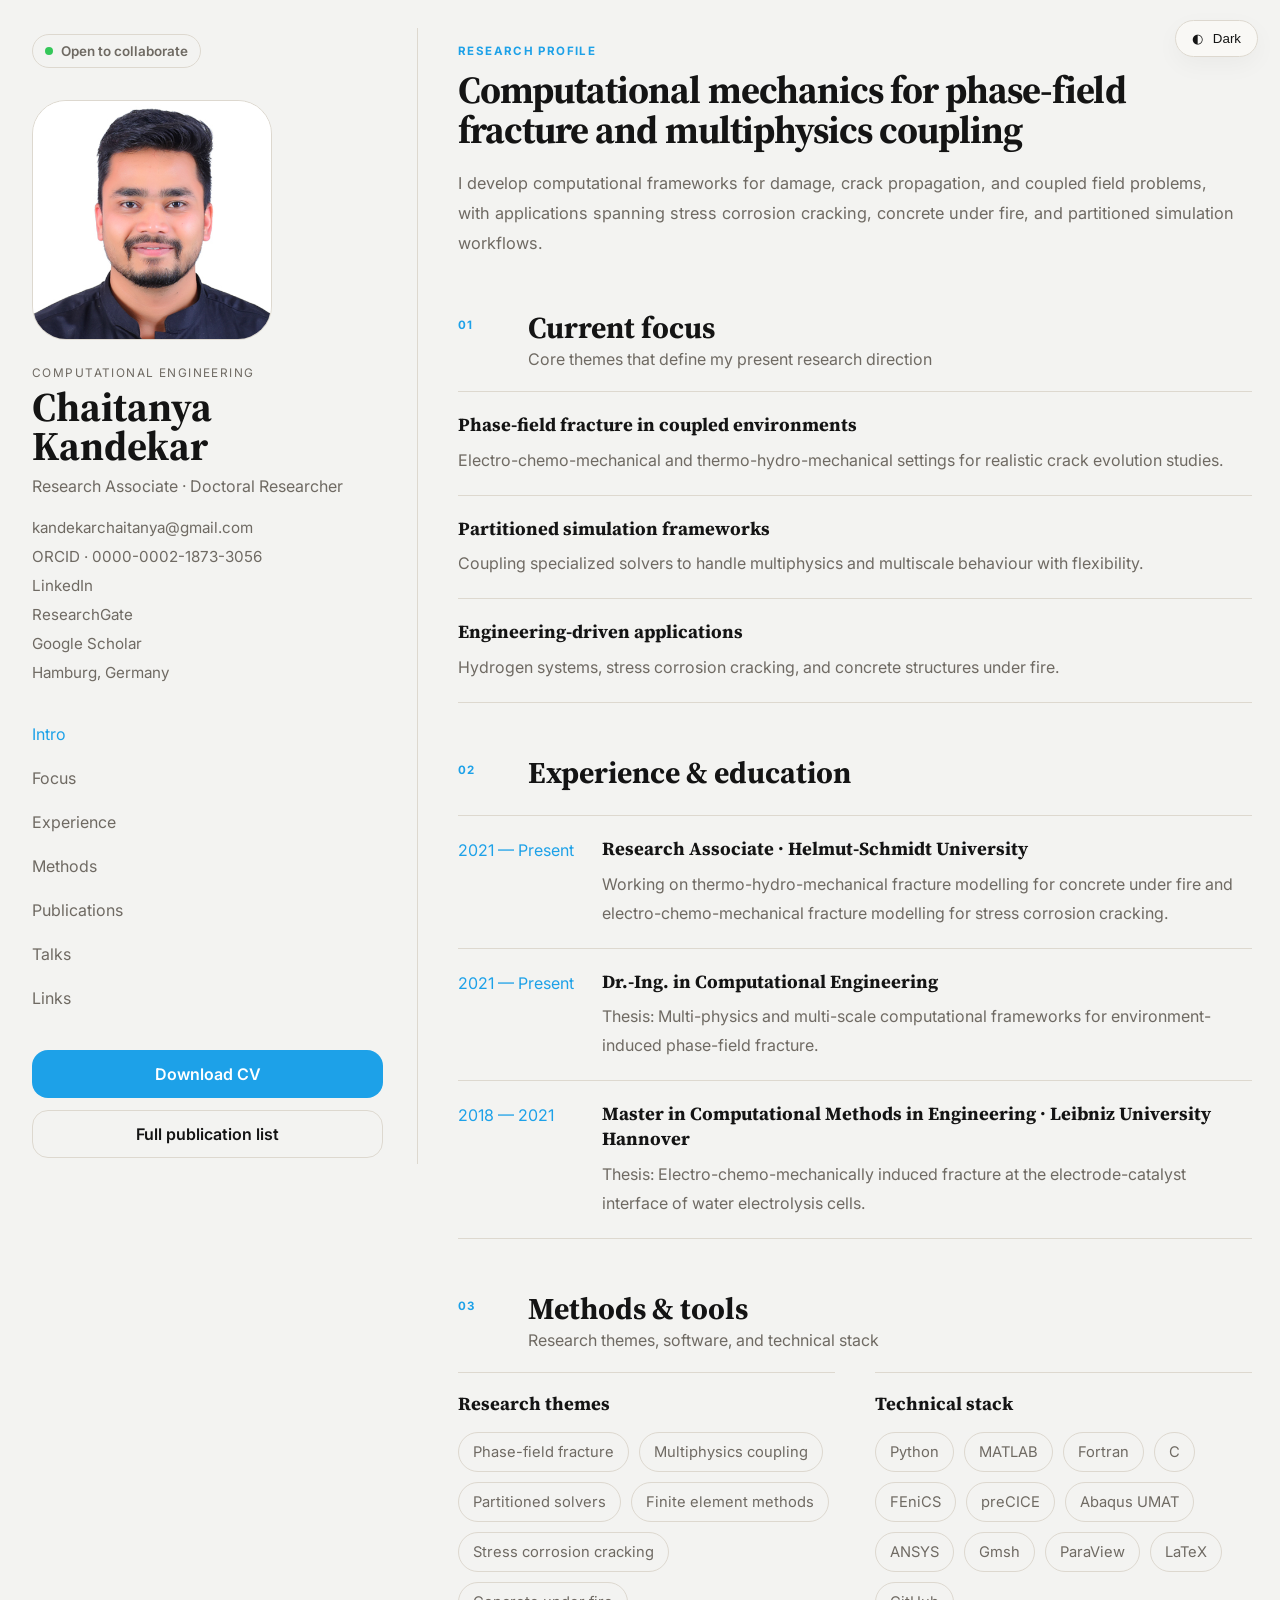
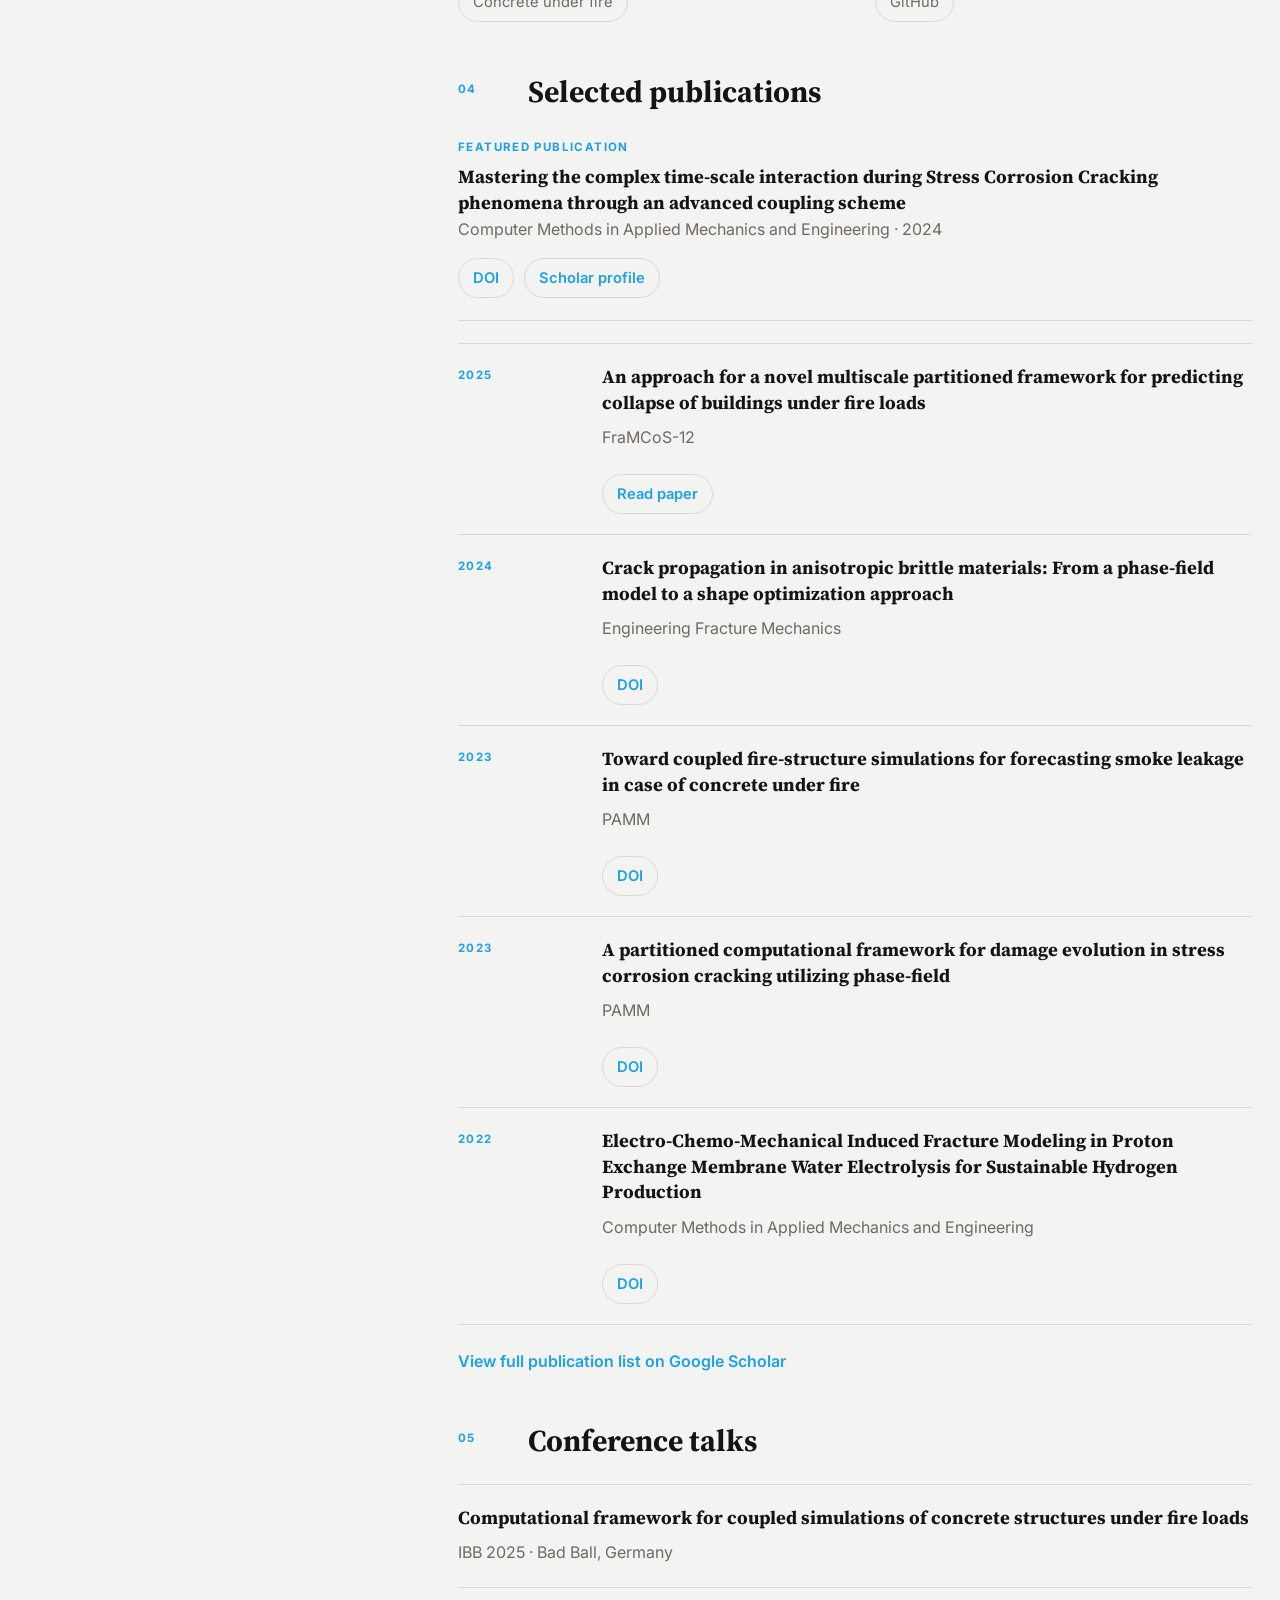
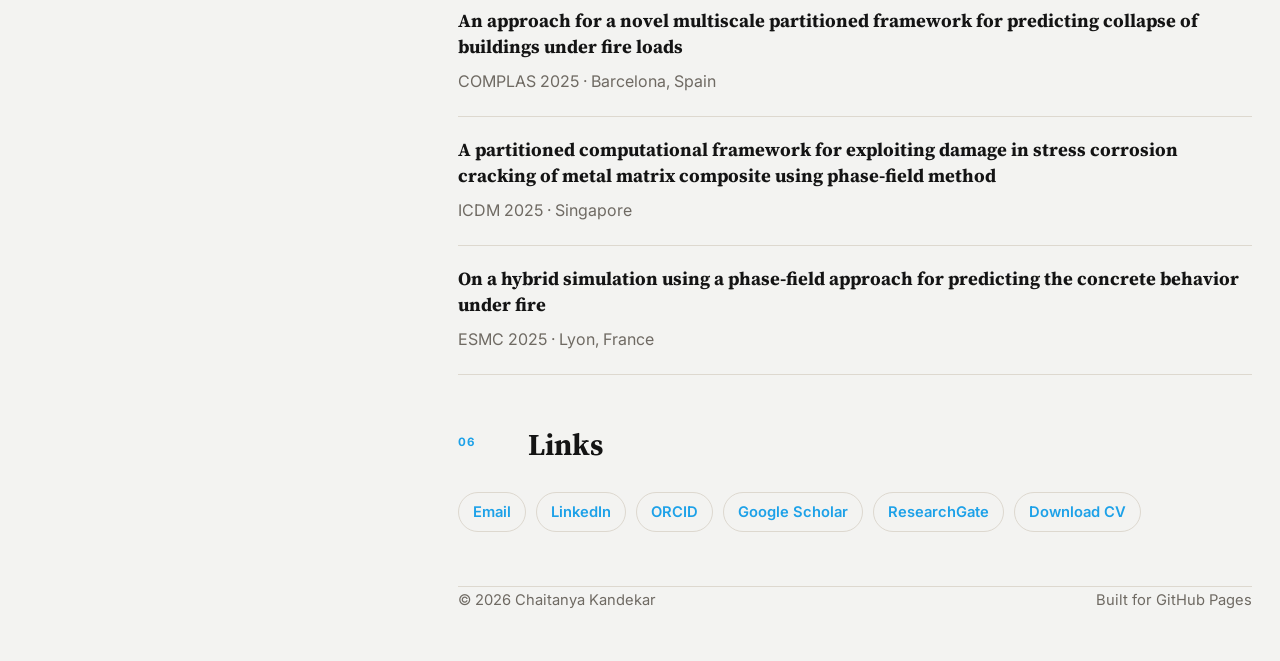
<file: index.html>
<!DOCTYPE html>
<html lang="en">
<head>
  <meta charset="UTF-8" />
  <meta name="viewport" content="width=device-width, initial-scale=1.0" />
  <title>Chaitanya Kandekar | Computational Mechanics</title>
  <meta name="description" content="Academic homepage of Chaitanya Kandekar, research associate and doctoral researcher in computational engineering at Helmut-Schmidt University." />
  <link rel="stylesheet" href="styles.css" />
  <script src="assets/theme.js" defer></script>
</head>
<body>
  <button class="theme-floating" id="themeToggle" type="button" aria-label="Toggle color theme">
    <span class="theme-icon">◐</span>
    <span class="theme-text">Theme</span>
  </button>

  <div class="page-shell">
    <aside class="profile-panel">
      <span class="status-pill">Open to collaborate</span>
      <div class="photo-wrap">
        <img src="assets/CK_27.JPG" alt="Chaitanya Kandekar" />
      </div>
      <div class="profile-copy">
        <p class="eyebrow">Computational Engineering</p>
        <h1>Chaitanya Kandekar</h1>
        <p class="role">Research Associate · Doctoral Researcher</p>
      </div>

      <div class="contact-stack">
        <a href="mailto:kandekarchaitanya@gmail.com">kandekarchaitanya@gmail.com</a>
        <a href="orcid/">ORCID · 0000-0002-1873-3056</a>
        <a href="linkedin/">LinkedIn</a>
        <a href="researchgate/">ResearchGate</a>
        <a href="scholar/">Google Scholar</a>
        <span>Hamburg, Germany</span>
      </div>

      <nav class="side-nav" aria-label="Section navigation">
        <a href="#intro">Intro</a>
        <a href="#focus">Focus</a>
        <a href="#experience">Experience</a>
        <a href="#methods">Methods</a>
        <a href="#publications">Publications</a>
        <a href="#talks">Talks</a>
        <a href="#links">Links</a>
      </nav>

      <div class="side-actions">
        <a class="button primary" href="cv/Chaitanya_Kandekar_CV.pdf">Download CV</a>
        <a class="button secondary" href="scholar/">Full publication list</a>
      </div>
    </aside>

    <main class="content-panel">
      <section class="hero" id="intro">
        <p class="hero-kicker">Research profile</p>
        <h2>Computational mechanics for phase-field fracture and multiphysics coupling</h2>
        <p class="hero-lead">
          I develop computational frameworks for damage, crack propagation, and coupled field problems,
          with applications spanning stress corrosion cracking, concrete under fire, and partitioned simulation workflows.
        </p>
      </section>

      <section class="section-flow" id="focus">
        <div class="section-head">
          <span class="section-index">01</span>
          <div>
            <h3>Current focus</h3>
            <p>Core themes that define my present research direction</p>
          </div>
        </div>
        <div class="feature-lines">
          <article class="feature-line">
            <h4>Phase-field fracture in coupled environments</h4>
            <p>Electro-chemo-mechanical and thermo-hydro-mechanical settings for realistic crack evolution studies.</p>
          </article>
          <article class="feature-line">
            <h4>Partitioned simulation frameworks</h4>
            <p>Coupling specialized solvers to handle multiphysics and multiscale behaviour with flexibility.</p>
          </article>
          <article class="feature-line">
            <h4>Engineering-driven applications</h4>
            <p>Hydrogen systems, stress corrosion cracking, and concrete structures under fire.</p>
          </article>
        </div>
      </section>

      <section class="section-flow" id="experience">
        <div class="section-head">
          <span class="section-index">02</span>
          <div>
            <h3>Experience & education</h3>
            <p> </p>
          </div>
        </div>
        <div class="timeline">
          <article class="timeline-row">
            <div class="timeline-time">2021 — Present</div>
            <div class="timeline-body">
              <h4>Research Associate · Helmut-Schmidt University</h4>
              <p>Working on thermo-hydro-mechanical fracture modelling for concrete under fire and electro-chemo-mechanical fracture modelling for stress corrosion cracking.</p>
            </div>
          </article>
          <article class="timeline-row">
            <div class="timeline-time">2021 — Present</div>
            <div class="timeline-body">
              <h4>Dr.-Ing. in Computational Engineering</h4>
              <p>Thesis: Multi-physics and multi-scale computational frameworks for environment-induced phase-field fracture.</p>
            </div>
          </article>
          <article class="timeline-row">
            <div class="timeline-time">2018 — 2021</div>
            <div class="timeline-body">
              <h4>Master in Computational Methods in Engineering · Leibniz University Hannover</h4>
              <p>Thesis: Electro-chemo-mechanically induced fracture at the electrode-catalyst interface of water electrolysis cells.</p>
            </div>
          </article>
        </div>
      </section>

      <section class="section-flow" id="methods">
        <div class="section-head">
          <span class="section-index">03</span>
          <div>
            <h3>Methods & tools</h3>
            <p>Research themes, software, and technical stack</p>
          </div>
        </div>
        <div class="two-col">
          <div class="list-block">
            <h4>Research themes</h4>
            <div class="tag-list">
              <span>Phase-field fracture</span>
              <span>Multiphysics coupling</span>
              <span>Partitioned solvers</span>
              <span>Finite element methods</span>
              <span>Stress corrosion cracking</span>
              <span>Concrete under fire</span>
            </div>
          </div>
          <div class="list-block">
            <h4>Technical stack</h4>
            <div class="tag-list">
              <span>Python</span>
              <span>MATLAB</span>
              <span>Fortran</span>
              <span>C</span>
              <span>FEniCS</span>
              <span>preCICE</span>
              <span>Abaqus UMAT</span>
              <span>ANSYS</span>
              <span>Gmsh</span>
              <span>ParaView</span>
              <span>LaTeX</span>
              <span>GitHub</span>
            </div>
          </div>
        </div>
      </section>

      <section class="section-flow" id="publications">
        <div class="section-head">
          <span class="section-index">04</span>
          <div>
            <h3>Selected publications</h3>
            <p> </p>
          </div>
        </div>

        <article class="publication-feature">
          <span class="feature-label">Featured publication</span>
          <h4>Mastering the complex time-scale interaction during Stress Corrosion Cracking phenomena through an advanced coupling scheme</h4>
          <p>Computer Methods in Applied Mechanics and Engineering · 2024</p>
          <div class="link-row">
            <a href="https://doi.org/10.1016/j.cma.2024.117101">DOI</a>
            <a href="scholar/">Scholar profile</a>
          </div>
        </article>

        <div class="publication-list">
          <article class="publication-row">
            <div class="pub-year">2025</div>
            <div class="pub-content">
              <h4>An approach for a novel multiscale partitioned framework for predicting collapse of buildings under fire loads</h4>
              <p>FraMCoS-12</p>
              <div class="link-row"><a href="https://framcos.org/FraMCoS-12/Full-Papers/1319.pdf">Read paper</a></div>
            </div>
          </article>
          <article class="publication-row">
            <div class="pub-year">2024</div>
            <div class="pub-content">
              <h4>Crack propagation in anisotropic brittle materials: From a phase-field model to a shape optimization approach</h4>
              <p>Engineering Fracture Mechanics</p>
              <div class="link-row"><a href="https://doi.org/10.1016/j.engfracmech.2024.110065">DOI</a></div>
            </div>
          </article>
          <article class="publication-row">
            <div class="pub-year">2023</div>
            <div class="pub-content">
              <h4>Toward coupled fire-structure simulations for forecasting smoke leakage in case of concrete under fire</h4>
              <p>PAMM</p>
              <div class="link-row"><a href="https://doi.org/10.1002/pamm.202300250">DOI</a></div>
            </div>
          </article>
          <article class="publication-row">
            <div class="pub-year">2023</div>
            <div class="pub-content">
              <h4>A partitioned computational framework for damage evolution in stress corrosion cracking utilizing phase-field</h4>
              <p>PAMM</p>
              <div class="link-row"><a href="https://doi.org/10.1002/pamm.202200211">DOI</a></div>
            </div>
          </article>
          <article class="publication-row">
            <div class="pub-year">2022</div>
            <div class="pub-content">
              <h4>Electro-Chemo-Mechanical Induced Fracture Modeling in Proton Exchange Membrane Water Electrolysis for Sustainable Hydrogen Production</h4>
              <p>Computer Methods in Applied Mechanics and Engineering</p>
              <div class="link-row"><a href="https://doi.org/10.1016/j.cma.2022.115580">DOI</a></div>
            </div>
          </article>
        </div>

        <p class="foot-link"><a href="scholar/">View full publication list on Google Scholar</a></p>
      </section>

      <section class="section-flow" id="talks">
        <div class="section-head">
          <span class="section-index">05</span>
          <div>
            <h3>Conference talks</h3>
            <p> </p>
          </div>
        </div>
        <div class="talk-list">
          <article class="talk-row">
            <h4>Computational framework for coupled simulations of concrete structures under fire loads</h4>
            <p>IBB 2025 · Bad Ball, Germany</p>
          </article>
          <article class="talk-row">
            <h4>An approach for a novel multiscale partitioned framework for predicting collapse of buildings under fire loads</h4>
            <p>COMPLAS 2025 · Barcelona, Spain</p>
          </article>
          <article class="talk-row">
            <h4>A partitioned computational framework for exploiting damage in stress corrosion cracking of metal matrix composite using phase-field method</h4>
            <p>ICDM 2025 · Singapore</p>
          </article>
          <article class="talk-row">
            <h4>On a hybrid simulation using a phase-field approach for predicting the concrete behavior under fire</h4>
            <p>ESMC 2025 · Lyon, France</p>
          </article>
        </div>
      </section>

      <section class="section-flow" id="links">
        <div class="section-head">
          <span class="section-index">06</span>
          <div>
            <h3>Links</h3>
            <p> </p>
          </div>
        </div>
        <div class="inline-links">
          <a href="mailto:kandekarchaitanya@gmail.com">Email</a>
          <a href="linkedin/">LinkedIn</a>
          <a href="orcid/">ORCID</a>
          <a href="scholar/">Google Scholar</a>
          <a href="researchgate/">ResearchGate</a>
          <a href="cv/Chaitanya_Kandekar_CV.pdf">Download CV</a>
        </div>
      </section>

      <footer class="footer">
        <span>© 2026 Chaitanya Kandekar</span>
        <span>Built for GitHub Pages</span>
      </footer>
    </main>
  </div>
</body>
</html>
</file>
<file: styles.css>
@import url('https://fonts.googleapis.com/css2?family=Inter:wght@400;500;600;700;800&family=Source+Serif+4:wght@400;600;700&display=swap');

:root{
  --bg:#f3f3f1;
  --panel:#faf9f6;
  --panel-2:#f6f5f2;
  --text:#141414;
  --muted:#6f6a63;
  --line:#ddd8cf;
  --accent:#1da1e8;
  --shadow:0 8px 24px rgba(20,20,20,0.04);
}

html[data-theme="dark"]{
  --bg:#111111;
  --panel:#171717;
  --panel-2:#1d1d1d;
  --text:#f3f1ec;
  --muted:#b7afa3;
  --line:#2c2c2c;
  --accent:#6ea8ff;
  --shadow:0 12px 28px rgba(0,0,0,0.22);
}

*{box-sizing:border-box}
html{scroll-behavior:smooth}
body{
  margin:0;
  font-family:'Inter',system-ui,sans-serif;
  color:var(--text);
  background:var(--bg);
}
a{
  color:var(--accent);
  text-decoration:none;
}
a:hover{
  text-decoration:underline;
}
img{max-width:100%;display:block}

.theme-floating{
  position:fixed;
  right:22px;
  top:20px;
  z-index:10;
  display:inline-flex;
  align-items:center;
  gap:10px;
  border:1px solid var(--line);
  background:rgba(250,249,246,0.9);
  color:var(--text);
  backdrop-filter: blur(10px);
  border-radius:999px;
  padding:10px 16px;
  cursor:pointer;
  box-shadow:var(--shadow);
}
.theme-floating:hover{
  text-decoration:none;
}
html[data-theme="dark"] .theme-floating{background:rgba(23,23,23,0.82)}

.page-shell{
  max-width:1400px;
  margin:0 auto;
  padding:28px;
  display:grid;
  grid-template-columns:390px minmax(0,1fr);
  gap:40px;
}

.profile-panel{
  position:sticky;
  top:24px;
  align-self:start;
  min-height:calc(100vh - 48px);
  border-right:1px solid var(--line);
  padding:6px 34px 6px 4px;
  display:flex;
  flex-direction:column;
  gap:22px;
}

.status-pill{
  display:inline-flex;
  align-items:center;
  gap:8px;
  width:max-content;
  font-size:.84rem;
  font-weight:600;
  color:var(--muted);
  background:transparent;
  border:1px solid var(--line);
  border-radius:999px;
  padding:8px 12px;
}
.status-pill::before{
  content:"";
  width:8px;height:8px;border-radius:50%;
  background:#34c759;
}

.photo-wrap{
  width:240px;
  height:240px;
  border-radius:34px;
  overflow:hidden;
  background:var(--panel);
  border:1px solid var(--line);
  margin:10px 0 4px;
}

.eyebrow{
  margin:0 0 8px;
  text-transform:uppercase;
  letter-spacing:.12em;
  font-size:.74rem;
  color:var(--muted);
}
.profile-panel h1{
  margin:0;
  font-family:'Source Serif 4', Georgia, serif;
  font-size:2.55rem;
  line-height:.95;
}
.role{
  margin:10px 0 0;
  color:var(--muted);
  font-size:1rem;
}
.contact-stack{
  display:grid;
  gap:10px;
}
.contact-stack a,.contact-stack span{
  color:var(--muted);
  font-size:.95rem;
}
.contact-stack a:hover{
  color:var(--accent);
}

.side-nav{
  display:grid;
  gap:4px;
  padding:10px 0;
}
.side-nav a{
  padding:10px 0;
  color:var(--muted);
  transition:.2s ease;
}
.side-nav a:hover,
.side-nav a.active{
  color:var(--accent);
}

.side-actions{
  display:grid;
  gap:12px;
  margin-top:auto;
}
.button{
  display:inline-flex;
  justify-content:center;
  align-items:center;
  min-height:48px;
  border-radius:16px;
  font-weight:600;
  border:1px solid var(--line);
}
.button:hover{
  text-decoration:none;
}
.button.primary{
  background:var(--accent);
  color:#ffffff;
  border-color:transparent;
}
.button.secondary{
  background:transparent;
  color:var(--text);
}
.button.secondary:hover{
  color:var(--accent);
}

.content-panel{
  display:grid;
  gap:54px;
  padding-top:8px;
}

.hero{
  padding:8px 0 0;
}
.hero-kicker,.section-index,.feature-label,.pub-year{
  text-transform:uppercase;
  letter-spacing:.12em;
  font-size:.72rem;
  font-weight:700;
}
.hero-kicker{
  margin:0 0 12px;
  color:var(--accent);
}
.hero h2{
  margin:0;
  font-family:'Source Serif 4', Georgia, serif;
  font-size:clamp(1.75rem, 3vw, 2.9rem);
  line-height:1.04;
  letter-spacing:-0.025em;
  max-width:880px;
}
.hero-lead{
  margin:18px 0 0;
  max-width:780px;
  color:var(--muted);
  line-height:1.85;
  font-size:1.02rem;
}

.section-flow{
  display:grid;
  gap:22px;
}
.section-head{
  display:grid;
  grid-template-columns:56px 1fr;
  gap:14px;
}
.section-index{
  color:var(--accent);
  padding-top:6px;
}
.section-head h3{
  margin:0 0 5px;
  font-family:'Source Serif 4', Georgia, serif;
  font-size:1.9rem;
  line-height:1.05;
}
.section-head p{
  margin:0;
  color:var(--muted);
}

.feature-lines,.timeline,.publication-list,.talk-list{
  display:grid;
}
.feature-line,.timeline-row,.publication-row,.talk-row{
  display:grid;
  gap:8px;
  padding:20px 0;
  border-top:1px solid var(--line);
}
.feature-line:last-child,.talk-row:last-child,.publication-row:last-child,.timeline-row:last-child{
  border-bottom:1px solid var(--line);
}
.feature-line h4,.timeline-body h4,.publication-feature h4,.pub-content h4,.talk-row h4,.list-block h4{
  margin:0;
  font-family:'Source Serif 4', Georgia, serif;
  font-size:1.16rem;
  line-height:1.38;
  color:var(--text);
}
.feature-line p,.timeline-body p,.publication-feature p,.pub-content p,.talk-row p{
  margin:0;
  color:var(--muted);
  line-height:1.8;
}

.timeline-row,.publication-row{
  grid-template-columns:120px 1fr;
  gap:24px;
}
.timeline-time,.pub-year{
  color:var(--accent);
  padding-top:4px;
}
.timeline-body,.pub-content{
  display:grid;
  gap:8px;
}

.two-col{
  display:grid;
  grid-template-columns:1fr 1fr;
  gap:40px;
}
.list-block{
  border-top:1px solid var(--line);
  padding-top:18px;
}
.tag-list{
  display:flex;
  flex-wrap:wrap;
  gap:10px;
  margin-top:16px;
}
.tag-list span{
  border:1px solid var(--line);
  border-radius:999px;
  padding:10px 14px;
  font-size:.92rem;
  color:var(--muted);
  background:transparent;
}

.publication-feature{
  padding:0 0 22px;
  border-bottom:1px solid var(--line);
}
.feature-label{
  display:inline-block;
  color:var(--accent);
  margin-bottom:10px;
}
.link-row,.inline-links{
  display:flex;
  flex-wrap:wrap;
  gap:10px;
}
.link-row{margin-top:14px}
.link-row a,.inline-links a{
  border:1px solid var(--line);
  border-radius:999px;
  padding:10px 14px;
  font-size:.92rem;
  font-weight:600;
  background:transparent;
  color:var(--accent);
}
.link-row a:hover,.inline-links a:hover{
  text-decoration:none;
  border-color:var(--accent);
}
.foot-link{
  margin:4px 0 0;
}
.foot-link a{
  color:var(--accent);
  font-weight:600;
}
.inline-links{
  padding-top:4px;
}

.footer{
  display:flex;
  justify-content:space-between;
  gap:12px;
  color:var(--muted);
  padding:4px 0 24px;
  font-size:.92rem;
  border-top:1px solid var(--line);
}

@media (max-width:1100px){
  .page-shell{
    grid-template-columns:1fr;
    gap:28px;
  }
  .profile-panel{
    position:relative;
    top:0;
    min-height:auto;
    border-right:0;
    border-bottom:1px solid var(--line);
    padding:0 0 24px;
  }
  .content-panel{
    padding-top:0;
    gap:42px;
  }
}

@media (max-width:700px){
  body{
    font-size:15px;
  }

  .page-shell{
    padding:16px;
    gap:24px;
  }

  .profile-panel{
    padding-bottom:20px;
    gap:16px;
  }

  .photo-wrap{
    width:120px;
    height:120px;
    border-radius:24px;
  }

  .profile-panel h1{
    font-size:2rem;
  }

  .role{
    font-size:0.95rem;
  }

  .contact-stack{
    gap:6px;
  }

  .side-nav{
    display:flex;
    flex-wrap:wrap;
    gap:10px;
    border-top:1px solid var(--line);
    padding-top:12px;
  }

  .side-nav a{
    padding:0;
    font-size:0.85rem;
  }

  .side-actions{
    gap:10px;
  }

  .button{
    min-height:44px;
    font-size:0.92rem;
  }

  .hero{
    padding-top:0;
  }

  .hero h2{
    font-size:1.5rem;
    line-height:1.2;
    max-width:100%;
  }

  .hero-lead{
    font-size:0.95rem;
    line-height:1.7;
  }

  .section-head{
    grid-template-columns:1fr;
    gap:6px;
  }

  .section-head h3{
    font-size:1.4rem;
  }

  .timeline-row,
  .publication-row{
    grid-template-columns:1fr;
    gap:6px;
  }

  .timeline-time,
  .pub-year{
    font-size:0.75rem;
    padding-top:0;
  }

  .two-col{
    grid-template-columns:1fr;
    gap:20px;
  }

  .tag-list{
    gap:8px;
  }

  .tag-list span{
    font-size:0.85rem;
    padding:8px 12px;
  }

  .inline-links{
    gap:8px;
  }

  .inline-links a,
  .link-row a{
    font-size:0.85rem;
    padding:8px 12px;
  }

  .footer{
    flex-direction:column;
    gap:6px;
    font-size:0.85rem;
  }

  .theme-floating{
    right:12px;
    top:12px;
    padding:8px 12px;
    font-size:0.85rem;
  }
}
</file>
